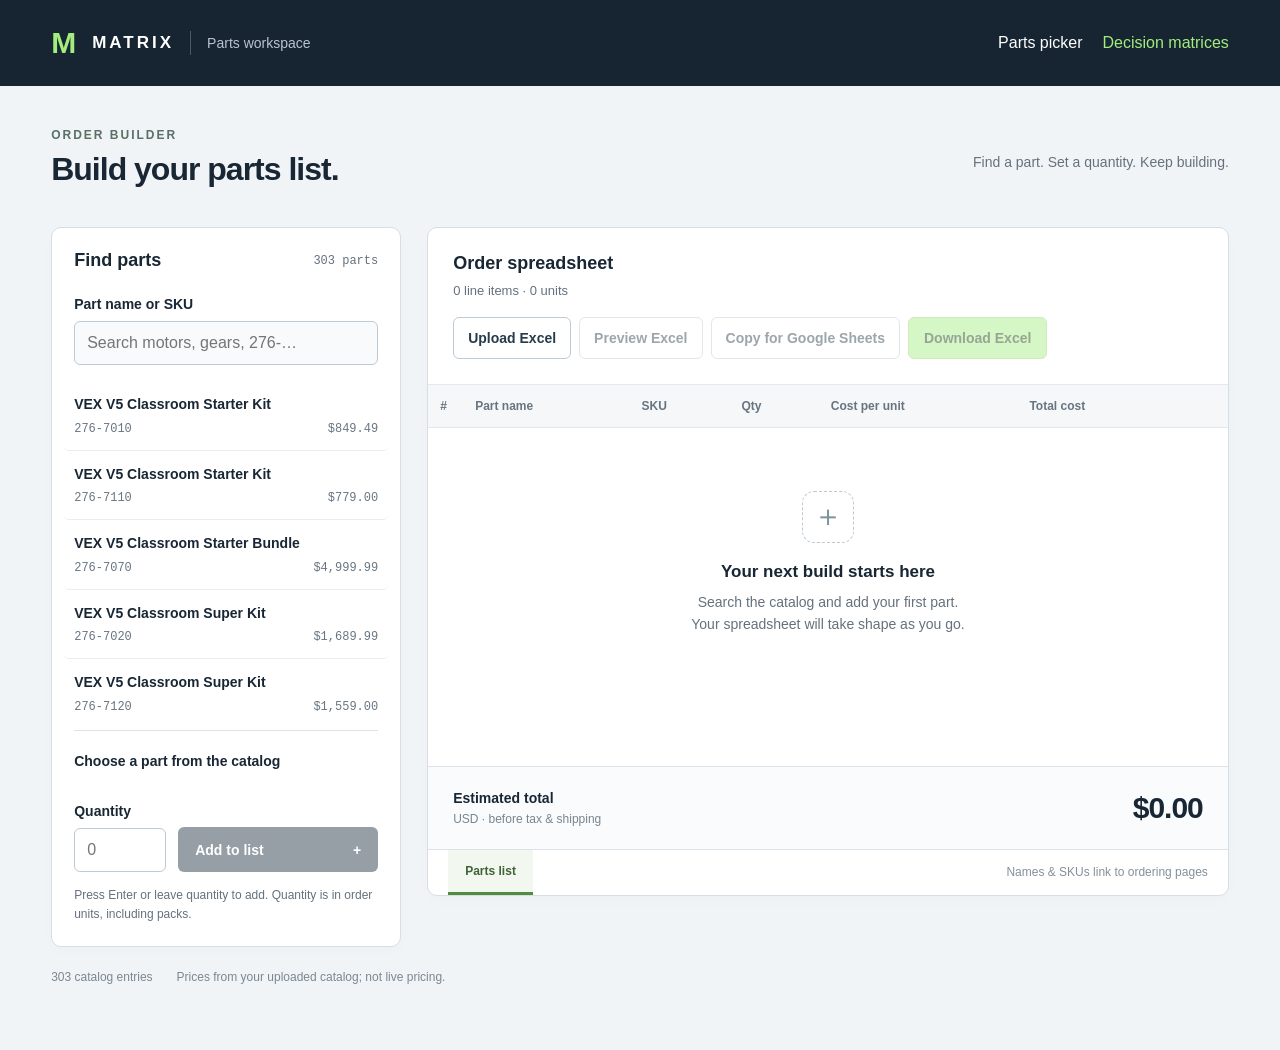
<file: index.html>
<!doctype html><html lang="en"><head><base href="/"><meta charset="utf-8"><meta name="viewport" content="width=device-width, initial-scale=1"><title>Matrix • Parts picker</title><meta name="description" content="Search VEX parts, build an order list, and export a linked Excel spreadsheet."><link rel="icon" href="data:image/svg+xml,%3Csvg xmlns='http://www.w3.org/2000/svg' viewBox='0 0 32 32'%3E%3Crect width='32' height='32' rx='6' fill='%23172431'/%3E%3Cpath d='M7 23V9l9 9 9-9v14' fill='none' stroke='%2398ef72' stroke-width='3'/%3E%3C/svg%3E"><link rel="stylesheet" href="style.css"><script defer src="xlsx.full.min.js"></script><script defer src="export.js"></script><script defer src="app.js"></script><script defer src="workbook.js"></script></head><body><header><div class="brand"><span class="mark">M</span><strong>MATRIX</strong><span class="divider"></span><span>Parts workspace</span></div><nav><a href="/partpicker" style="color:white;margin-right:20px">Parts picker</a><a href="/decisionmatrix" style="color:#a3ed7f">Decision matrices</a></nav></header><main><div class="heading"><div><div class="eyebrow">ORDER BUILDER</div><h1>Build your parts list.</h1></div><p>Find a part. Set a quantity. Keep building.</p></div><div class="layout"><section class="picker"><div class="sectiontop"><h2>Find parts</h2><span id="count" class="small">Loading…</span></div><label for="search">Part name or SKU</label><input id="search" type="search" placeholder="Search motors, gears, 276-…" autocomplete="off" disabled><div id="results" class="results" aria-label="Matching parts"></div><div class="entry"><div id="selected" class="selected">Choose a part from the catalog</div><div class="entryrow"><div><label for="qty">Quantity</label><input id="qty" type="number" min="1" max="999999" step="1" placeholder="0" inputmode="numeric"></div><button id="add" class="primary" disabled>Add to list <span>+</span></button></div><p class="hint">Press Enter or leave quantity to add. Quantity is in order units, including packs.</p></div></section><section class="sheet"><div class="sheethead"><div><h2>Order spreadsheet</h2><p id="summary">0 line items · 0 units</p></div><div class="sheetactions"><button id="upload" class="secondary">Upload Excel</button><input id="upload-file" type="file" accept=".xlsx" hidden><button id="preview" class="secondary" disabled>Preview Excel</button><button id="copy-sheets" class="secondary" disabled>Copy for Google Sheets</button><button id="export" class="export" disabled>Download Excel</button></div></div><div class="tablewrap"><table><thead><tr><th class="rownum">#</th><th>Part name</th><th>SKU</th><th>Qty</th><th>Cost per unit</th><th>Total cost</th><th></th></tr></thead><tbody id="rows"></tbody></table><div id="empty"><div class="emptyicon">＋</div><h3>Your next build starts here</h3><p>Search the catalog and add your first part.<br>Your spreadsheet will take shape as you go.</p></div></div><div class="totalbar"><span>Estimated total <small>USD · before tax & shipping</small></span><strong id="total">$0.00</strong></div><div class="sheetfoot"><span class="sheetlabel">Parts list</span><span>Names & SKUs link to ordering pages</span></div></section></div><footer>303 catalog entries <span>Prices from your uploaded catalog; not live pricing.</span></footer><div id="status" role="status" aria-live="polite"></div><dialog id="workbook-dialog"><div class="previewhead"><div><h2>Excel preview</h2><p>VEX-parts-list.xlsx · Parts list</p></div><button id="close-preview" class="secondary">Close</button></div><div id="workbook-preview" class="tablewrap"></div><div class="previewbottom"><span>Preview of the exported workbook</span><span id="copy-status" role="status" aria-live="polite"></span><button id="preview-copy" class="secondary">Copy for Google Sheets</button><button id="preview-download" class="export">Download Excel</button></div></dialog></main></body></html>
</file>
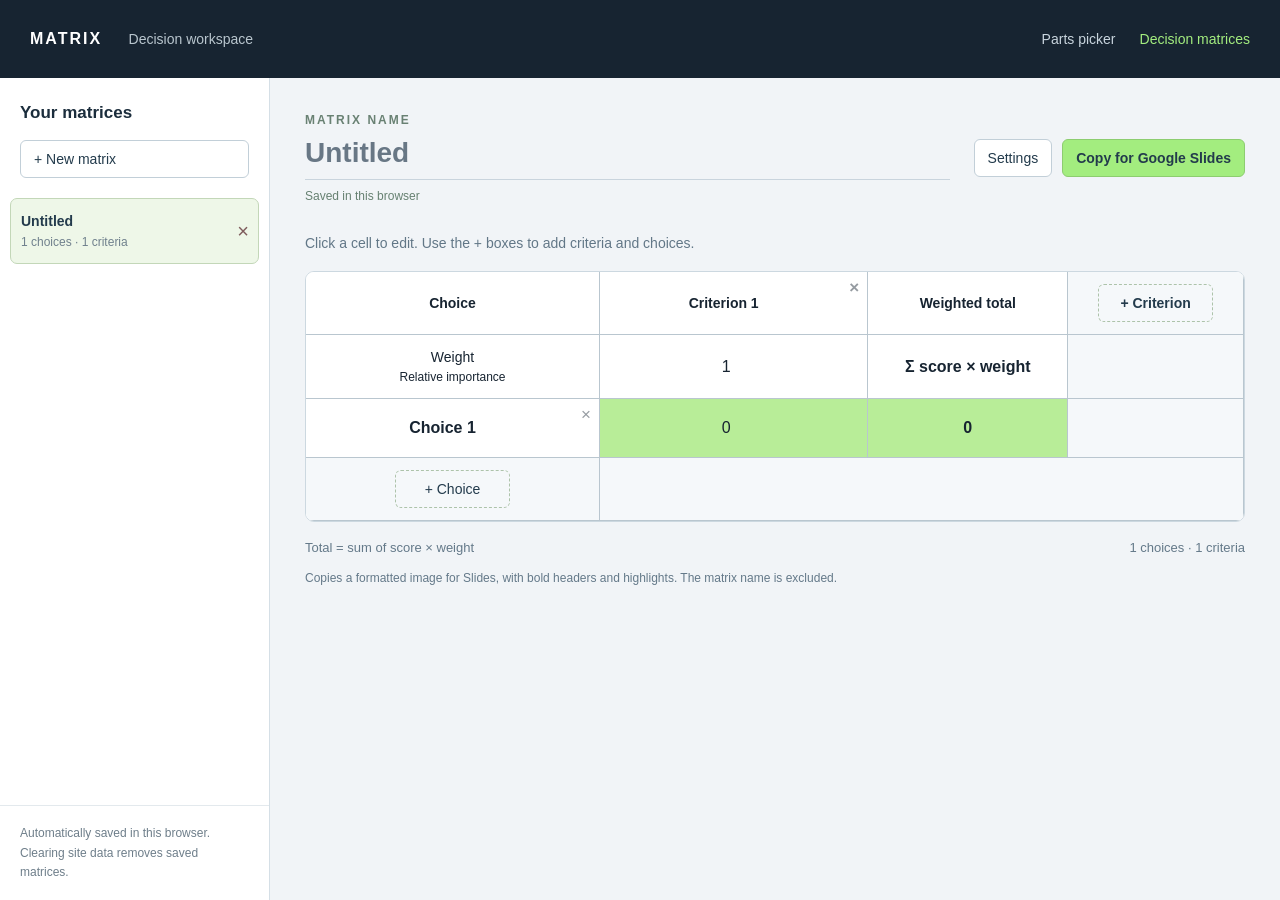
<file: decisionmatrix/index.html>
<!doctype html><html lang="en"><head><meta charset="utf-8"><meta name="viewport" content="width=device-width,initial-scale=1"><title>Matrix • Decision matrices</title><link rel="icon" href="data:image/svg+xml,%3Csvg xmlns='http://www.w3.org/2000/svg' viewBox='0 0 32 32'%3E%3Crect width='32' height='32' rx='6' fill='%23172431'/%3E%3Ctext x='5' y='24' fill='%23a3ed7f' font-size='24'%3EM%3C/text%3E%3C/svg%3E"><link rel="stylesheet" href="/matrix.css"><script defer src="/matrix.js"></script></head><body><header><strong>MATRIX <span>Decision workspace</span></strong><nav><a href="/partpicker">Parts picker</a><a aria-current="page" href="/decisionmatrix">Decision matrices</a></nav></header><div class="workspace"><aside><div class="asidehead"><h2>Your matrices</h2><button id="new" disabled>+ New matrix</button></div><div id="saved" class="saved" aria-label="Saved matrices"></div><p class="localnote">Automatically saved in this browser.<br>Clearing site data removes saved matrices.</p></aside><main><div class="top"><div class="title"><label for="name">MATRIX NAME</label><input id="name" placeholder="Untitled" maxlength="150" disabled><span id="save-state" role="status">Opening saved matrices…</span></div><div class="actions"><button id="settings-toggle" aria-expanded="false">Settings</button><button id="copy" class="primary" disabled>Copy for Google Slides</button></div></div><section id="settings" hidden><label>Best-score highlight <input id="highlight" type="color" value="#b8ed98"></label><label>Matrix background <input id="background" type="color" value="#ffffff"></label><p>Higher scores are better. All tied best scores are highlighted.</p></section><p class="instruction">Click a cell to edit. Use the + boxes to add criteria and choices.</p><div class="gridwrap"><table id="matrix" aria-label="Decision matrix"></table></div><div class="foot"><span>Total = sum of score × weight</span><span id="dimensions"></span></div><p id="message" role="status"></p><p class="exportnote">Copies a formatted image for Slides, with bold headers and highlights. The matrix name is excluded.</p></main></div></body></html>
</file>
<file: style.css>
:root{font-family:Inter,Arial,sans-serif;color:#192735;background:#f1f4f7;font-synthesis:none}*{box-sizing:border-box}body{margin:0}header{height:86px;background:#172431;color:#fff;display:flex;justify-content:space-between;align-items:center;padding:0 4vw}.brand{display:flex;align-items:center;gap:16px}.brand strong{letter-spacing:3px;font-size:17px}.brand>span:last-child{color:#b8c5d0;font-size:14px}.mark{color:#a3ed7f;font-weight:900;font-size:30px}.divider{height:24px;border-left:1px solid #4b5965}.badge{font:12px monospace;letter-spacing:1px;border:1px solid #4b5965;padding:9px 12px;border-radius:4px}main{max-width:1600px;padding:42px 4vw;margin:auto}.heading{display:flex;justify-content:space-between;align-items:center;margin-bottom:30px}.eyebrow{font-size:12px;letter-spacing:2px;font-weight:700;color:#597064}h1{font-size:32px;letter-spacing:-1px;margin:9px 0}h2{font-size:18px;margin:0}p{color:#65717d;line-height:1.6}.heading p{font-size:14px}.layout{display:grid;grid-template-columns:350px minmax(0,1fr);gap:26px;align-items:start}.picker,.sheet{background:white;border:1px solid #d5dee5;border-radius:10px;overflow:hidden;box-shadow:0 5px 15px #182c3f04}.picker{padding:22px}.sectiontop{display:flex;justify-content:space-between;align-items:center;margin-bottom:25px}.small{font-size:12px;color:#65717d;font-family:monospace}label{display:block;font-size:14px;font-weight:600;margin-bottom:9px}input{font:inherit;border:1px solid #becad4;border-radius:6px;padding:12px;width:100%;background:#fff;color:#192735}input:focus{outline:2px solid #538d3b;outline-offset:2px}#search{background:#f8fafb}.results{height:337px;overflow:auto;margin:16px -10px 0}.result{display:block;width:100%;border:0;border-bottom:1px solid #e9edf1;background:white;text-align:left;padding:14px 10px;border-radius:5px;color:#192735;cursor:pointer}.result:hover,.result.active{background:#eef6e9}.result strong{font-size:14px;line-height:1.4;display:block;font-weight:600}.result .meta{display:flex;justify-content:space-between;margin-top:7px;font:12px monospace;color:#687581}.entry{border-top:1px solid #dce3e8;margin-top:12px;padding-top:20px}.selected{font-size:14px;font-weight:600;min-height:40px;line-height:1.5}.entryrow{display:flex;align-items:end;gap:12px;margin-top:12px}.entryrow>div{width:92px}button{font:inherit;cursor:pointer}button:focus-visible{outline:2px solid #538d3b;outline-offset:3px}button:disabled{opacity:.45;cursor:default}.primary{height:45px;background:#192c3c;color:white;border:0;border-radius:6px;padding:0 17px;flex:1;font-size:14px;font-weight:600;display:flex;justify-content:space-between;align-items:center}.hint{font-size:12px;line-height:1.6;margin:14px 0 0}.sheethead{padding:25px;display:flex;align-items:center;justify-content:space-between;gap:15px}.sheethead p{font-size:13px;margin:7px 0 0}.export{background:#a3ed7f;border:1px solid #91d36e;border-radius:6px;padding:12px 15px;font-size:14px;font-weight:600;color:#1d3815;white-space:nowrap}.export span{margin-left:12px}.tablewrap{min-height:382px;overflow:auto}table{border-collapse:collapse;width:100%;font-size:14px}th{background:#f5f7f9;text-align:left;font-size:12px;color:#687581;font-weight:600;white-space:nowrap;padding:14px 12px;border-top:1px solid #e3e8ed;border-bottom:1px solid #e3e8ed}td{padding:16px 12px;border-bottom:1px solid #e6ebef;line-height:1.45}td:first-child{color:#9aa5af;font-size:12px}td:nth-child(2){min-width:170px}td:nth-child(3){font-family:monospace;white-space:nowrap}td:nth-child(5),td:nth-child(6){white-space:nowrap;text-align:right;font-variant-numeric:tabular-nums}a{color:#2f654d;text-decoration:none}a:hover{text-decoration:underline}.rowqty{width:66px;padding:7px;font-size:14px}.remove{background:none;border:0;font-size:20px;color:#77838d}.rownum{width:35px}#empty{text-align:center;padding:63px 15px}.emptyicon{font-size:30px;width:52px;height:52px;border:1px dashed #bbc9d4;border-radius:12px;margin:auto;color:#7d919f;display:grid;place-items:center}h3{font-size:17px;margin:19px 0 9px}#empty p{font-size:14px;margin:0}.totalbar{background:#f9fbfc;border-top:1px solid #dce3e8;padding:23px 25px;display:flex;justify-content:space-between;align-items:center;gap:20px;font-size:14px;font-weight:600}.totalbar small{display:block;font-size:12px;font-weight:400;color:#79858e;margin-top:6px}.totalbar strong{font-size:30px;letter-spacing:-1px;font-variant-numeric:tabular-nums}.sheetfoot{border-top:1px solid #dce3e8;padding:0 20px;display:flex;align-items:center;justify-content:space-between;color:#84909a;font-size:12px;gap:20px}.sheetlabel{padding:14px 17px;border-bottom:3px solid #548c3f;color:#3f6435;font-weight:600;background:#f2f7ef}footer{display:flex;gap:24px;font-size:12px;color:#7a8792;margin-top:23px}#status{font-size:14px;color:#316c40;min-height:24px;padding-top:16px}@media(min-width:1450px){.layout{grid-template-columns:380px minmax(0,1fr)}}@media(max-width:1000px){.layout{grid-template-columns:300px minmax(0,1fr)}.sheethead{align-items:start;flex-direction:column}.heading p{display:none}}@media(max-width:760px){header{height:70px}.badge,.divider,.brand>span:last-child{display:none}main{padding:28px 16px}.layout{grid-template-columns:1fr}.results{height:230px}h1{font-size:28px}.sheethead{flex-direction:row;flex-wrap:wrap}.sheetfoot>span:last-child{display:none}footer{flex-direction:column;gap:8px}.tablewrap{min-height:300px}}
.sheetactions{display:flex;gap:8px;flex-wrap:wrap}.secondary{border:1px solid #bdcbd4;border-radius:6px;background:white;padding:12px 14px;color:#263b4b;font-size:14px;font-weight:600}.secondary:hover{background:#f0f5f8}.sheethead{flex-wrap:wrap}.sheethead>div:first-child{flex:1;min-width:170px}dialog{width:min(1200px,95vw);max-height:90vh;border:1px solid #c6d1d9;border-radius:12px;padding:0;color:#192735;box-shadow:0 20px 90px #0005}dialog::backdrop{background:#102332aa}.previewhead{display:flex;justify-content:space-between;align-items:center;padding:22px;gap:16px}.previewhead p{margin:8px 0 0;font-size:13px}#workbook-preview{max-height:65vh;min-height:200px;border-top:1px solid #dce3e8}#workbook-preview table{min-width:680px}#workbook-preview td{border-right:1px solid #e6ebef}#workbook-preview th{position:sticky;top:0}.previewbottom{display:flex;justify-content:space-between;align-items:center;padding:18px 22px;gap:16px;font-size:13px;background:#f5f8fa}.previewtotal{font-weight:700;background:#edf5e8}.sheetactions button{white-space:nowrap}@media(max-width:760px){.sheetactions{width:100%}.sheetactions button{flex:1;padding:10px}.previewbottom{flex-wrap:wrap}}
#workbook-preview td:first-child{color:inherit;font-size:14px;min-width:170px}#workbook-preview td:nth-child(2){font-family:monospace;min-width:115px}#workbook-preview td:nth-child(3){font-family:inherit;min-width:60px}#workbook-preview td:nth-child(4),#workbook-preview td:nth-child(5){text-align:right;white-space:nowrap;font-variant-numeric:tabular-nums}.previewbottom{flex-wrap:wrap}#copy-status{flex-basis:100%;color:#316c40}#copy-status:empty{display:none}
</file>
<file: matrix.css>
*{box-sizing:border-box}body{margin:0;background:#f1f4f7;color:#1b2d3c;font:16px Arial,sans-serif}header{height:78px;background:#172431;color:white;display:flex;justify-content:space-between;align-items:center;padding:0 30px;gap:20px}header strong{letter-spacing:2px}header strong span{font-weight:400;font-size:14px;color:#b9c6ce;letter-spacing:0;margin-left:20px}nav{display:flex;gap:24px}nav a{color:#c8d4dd;text-decoration:none;font-size:14px}nav a[aria-current]{color:#a3ed7f}.workspace{display:grid;grid-template-columns:270px minmax(0,1fr);height:calc(100dvh - 78px)}aside{display:flex;flex-direction:column;min-height:0;background:#fff;border-right:1px solid #d5dfe6}.asidehead{padding:25px 20px 20px}h2{font-size:17px;margin:0 0 17px}button{font:inherit;cursor:pointer;border:1px solid #c2cfd8;background:white;color:#233b4c;border-radius:6px;padding:10px 13px;font-size:14px}button:hover{background:#edf4e9}button:disabled{opacity:.45;cursor:default}button:focus-visible,input:focus-visible{outline:2px solid #4e8838;outline-offset:2px}#new{width:100%;text-align:left}.saved{overflow-y:auto;flex:1;padding:0 10px}.savedrow{display:flex;align-items:center;border-radius:7px;margin-bottom:5px;border:1px solid transparent}.savedrow.active{background:#eef7e8;border-color:#c3d7b8}.open{flex:1;min-width:0;text-align:left;background:none;border:0;padding:14px 10px}.open strong{display:block;white-space:nowrap;overflow:hidden;text-overflow:ellipsis;font-size:14px}.open small{display:block;font-size:12px;color:#70818d;margin-top:6px}.delete{border:0;background:none;font-size:20px;color:#7e5c5c;padding:9px}.localnote{font-size:12px;color:#6e7e8a;line-height:1.6;padding:18px 20px;margin:0;border-top:1px solid #e3e9ed}main{overflow:auto;padding:35px;min-width:0}.top{display:flex;justify-content:space-between;align-items:center;gap:24px;flex-wrap:wrap}.title{flex:1;min-width:220px}.title label{display:block;font-size:12px;font-weight:700;letter-spacing:2px;color:#698173}.title input{font-size:28px;font-weight:700;background:transparent;border:0;border-bottom:1px solid #c9d4dd;padding:10px 0;width:100%;color:#1b2d3c}.title input::placeholder{color:#687785}#save-state{display:block;font-size:12px;color:#668071;margin-top:9px}.actions{display:flex;gap:10px;flex-wrap:wrap}.primary{background:#a3ed7f;border-color:#8dcd70;font-weight:600}.instruction{font-size:14px;color:#627787;margin-top:32px}.gridwrap{max-width:100%;overflow:auto;margin-top:20px;border:1px solid #ccd8e0;border-radius:9px;background:white}table{border-collapse:collapse;min-width:100%}td,th{border:1px solid #b9c6cf;padding:0;min-width:140px;position:relative;text-align:center}th{font-size:14px}tr:first-child th{border-top:0}td:first-child,th:first-child{min-width:195px;border-left:0}input.cell{width:100%;min-width:100px;text-align:center;border:0;background:transparent;color:inherit;padding:20px 10px;font:inherit}th input.cell,td.choice input.cell{font-weight:700;padding-right:30px}.kill{position:absolute;right:3px;top:4px;border:0;background:transparent;color:inherit;opacity:.6;padding:2px 5px;font-size:17px}.total{font-weight:700;padding:16px 22px;min-width:150px}.addcell{min-width:150px;background:#f5f8fa!important;color:#376348!important}.addcell button{border:1px dashed #adc3aa;background:transparent;margin:12px;min-width:115px}.weightlabel{font-weight:400;padding:14px}.weightlabel small{display:block;font-size:12px;margin-top:5px}.foot{display:flex;justify-content:space-between;gap:20px;font-size:13px;color:#647989;padding-top:18px}.exportnote{font-size:12px;color:#647989;line-height:1.6}#message{font-size:14px;line-height:1.5}#settings{margin-top:24px;padding:20px;background:white;border:1px solid #d1dce4;border-radius:8px}#settings label{display:inline-flex;align-items:center;gap:15px;margin:0 25px 10px 0;font-size:14px}input[type=color]{width:45px;height:32px;border:0;background:none;padding:0}#settings p{font-size:13px;color:#627787;margin:6px 0}@media(max-width:800px){header{padding:15px;height:auto;flex-wrap:wrap}header strong span{display:none}.workspace{height:auto;min-height:calc(100dvh - 78px);grid-template-columns:1fr}aside{max-height:260px;border-bottom:1px solid #cbd6df}.asidehead{padding:15px;display:flex;align-items:center;gap:15px}.asidehead h2{margin:0;white-space:nowrap}#new{width:auto}.localnote{display:none}.saved{min-height:65px;max-height:150px}main{padding:24px 15px}.title input{font-size:25px}.foot{flex-wrap:wrap}}
</file>
